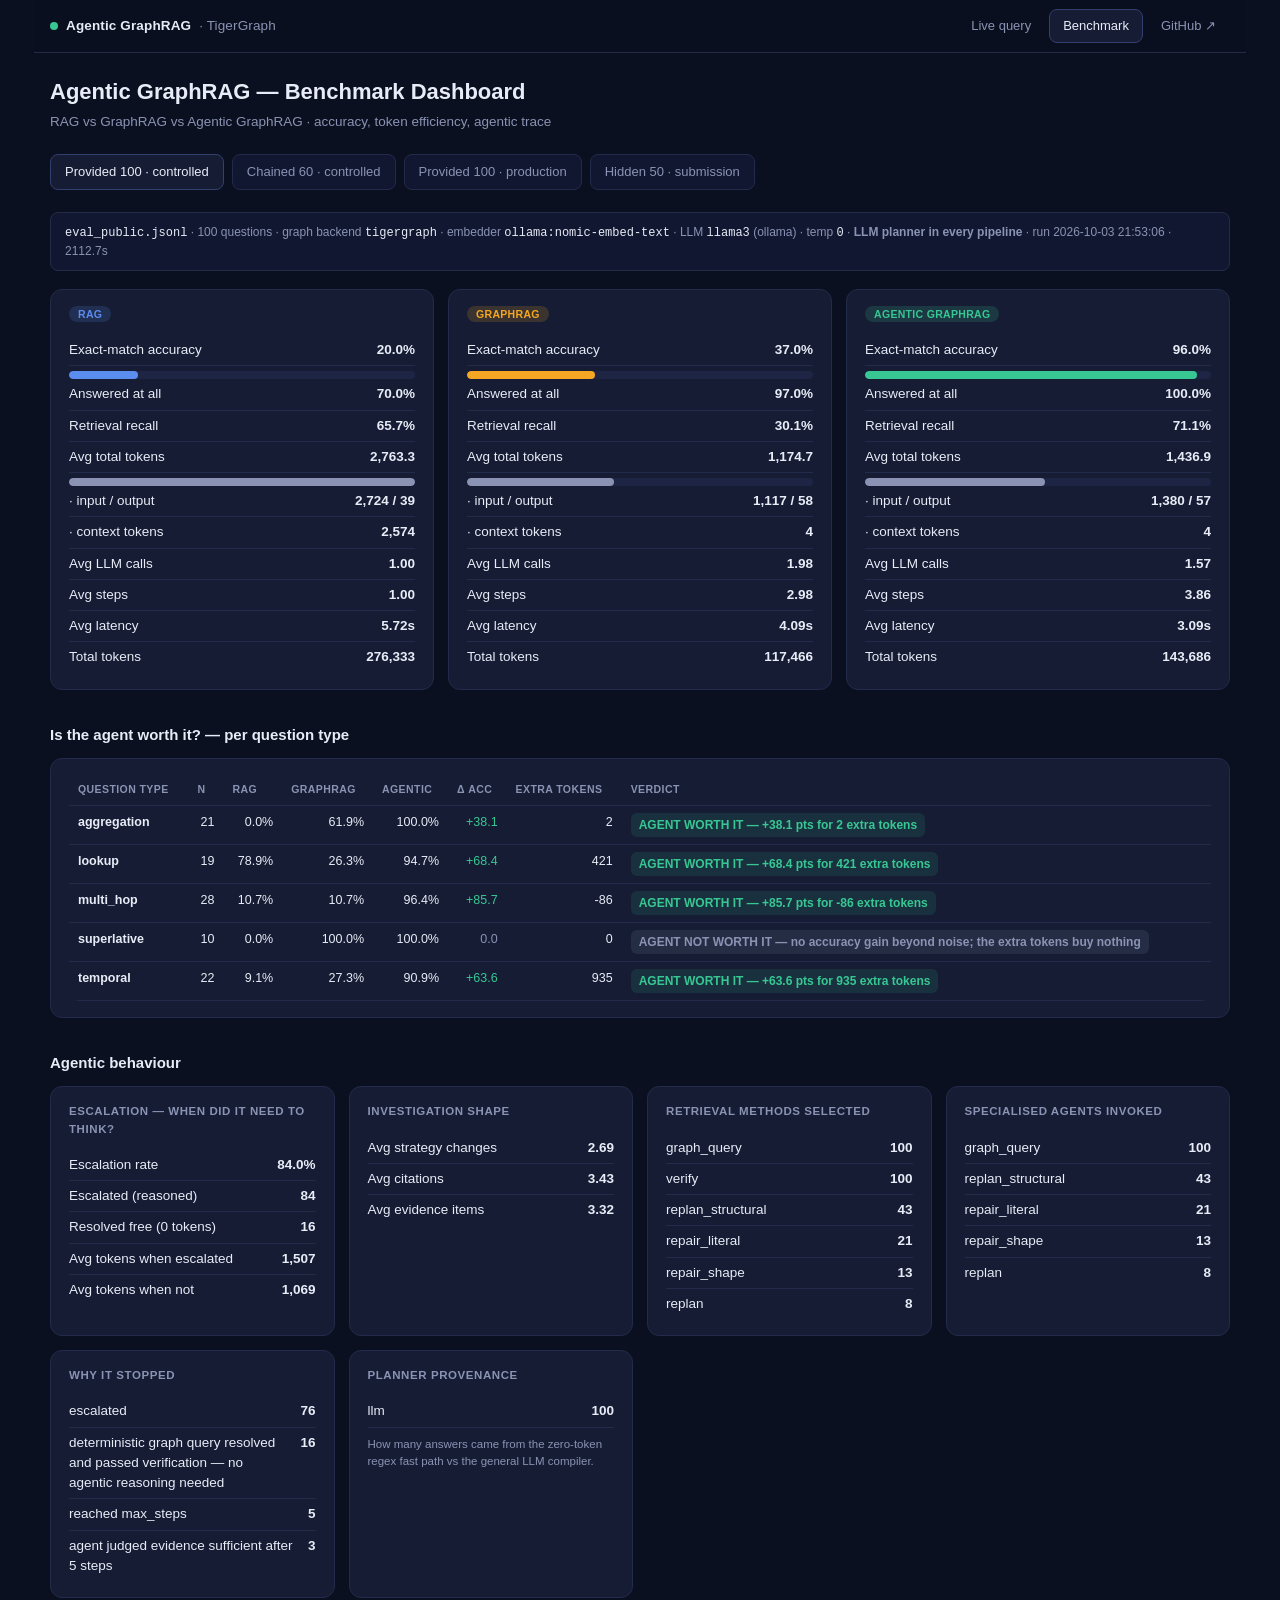
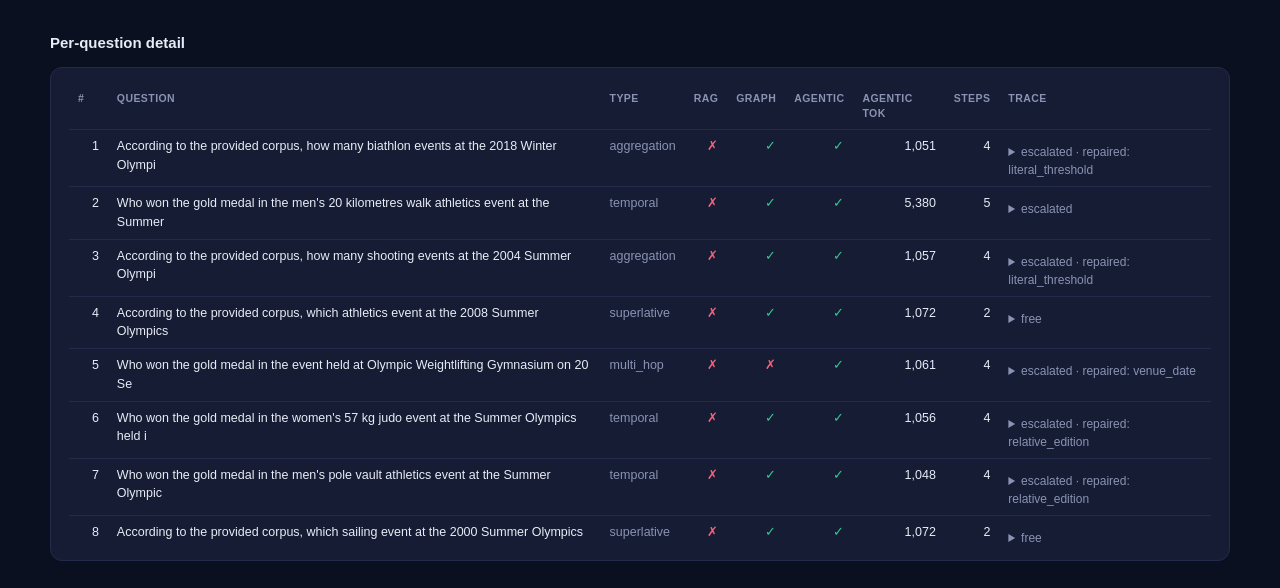
<file: dashboard/index.html>
<!DOCTYPE html>
<html lang="en">
<head>
<meta charset="UTF-8">
<meta name="viewport" content="width=device-width, initial-scale=1">
<title>Agentic GraphRAG Benchmark</title>
<link rel="stylesheet" href="shared.css">
<style>
  *{box-sizing:border-box}
  body{margin:0;font-family:-apple-system,Segoe UI,Roboto,Helvetica,sans-serif;
       background:var(--bg);color:var(--fg);padding:28px 16px;line-height:1.5}
  .wrap{max-width:1180px;margin:0 auto}
  h1{font-size:22px;margin:0 0 4px}
  h2{font-size:15px;margin:34px 0 12px;color:var(--fg)}
  .sub{color:var(--muted);margin-bottom:22px;font-size:13.5px}
  .tabs{display:flex;gap:8px;flex-wrap:wrap;margin-bottom:22px}
  .tab{padding:7px 14px;border-radius:8px;border:1px solid var(--line);
       background:var(--card2);color:var(--muted);cursor:pointer;font-size:13px}
  .tab.on{background:var(--card);color:var(--fg);border-color:#33406e}
  .meta{font-size:12px;color:var(--muted);margin-bottom:18px;
        background:var(--card2);border:1px solid var(--line);border-radius:8px;padding:10px 14px}
  .meta code{color:var(--fg)}
  .grid{display:grid;grid-template-columns:repeat(auto-fit,minmax(250px,1fr));gap:14px}
  .card{background:var(--card);border-radius:12px;padding:16px 18px;border:1px solid var(--line)}
  .card h3{margin:0 0 12px;font-size:11.5px;color:var(--muted);
           text-transform:uppercase;letter-spacing:.05em;font-weight:700}
  .row{display:flex;justify-content:space-between;gap:12px;padding:5px 0;font-size:13.5px;
       border-bottom:1px solid var(--line)}
  .row:last-child{border-bottom:none}
  .row b{font-variant-numeric:tabular-nums}
  .pill{padding:2px 9px;border-radius:999px;font-size:10.5px;font-weight:700;letter-spacing:.03em}
  .rag{background:rgba(91,141,239,.16);color:var(--rag)}
  .graphrag{background:rgba(245,166,35,.16);color:var(--graphrag)}
  .agentic{background:rgba(56,199,147,.16);color:var(--agentic)}
  table{width:100%;border-collapse:collapse;font-size:12.5px}
  th,td{text-align:left;padding:7px 9px;border-bottom:1px solid var(--line);vertical-align:top}
  th{color:var(--muted);font-weight:700;text-transform:uppercase;font-size:10.5px;
     letter-spacing:.04em;position:sticky;top:0;background:var(--card)}
  td.num{text-align:right;font-variant-numeric:tabular-nums}
  .bar-wrap{background:#1e2544;border-radius:5px;height:8px;overflow:hidden;margin-top:5px}
  .bar{height:100%;border-radius:5px}
  .verdict{font-size:12px;padding:3px 8px;border-radius:6px;display:inline-block;font-weight:600}
  .v-needed{background:rgba(56,199,147,.18);color:var(--good)}
  .v-worth{background:rgba(56,199,147,.12);color:var(--good)}
  .v-not{background:rgba(138,147,179,.14);color:var(--muted)}
  .v-harm{background:rgba(242,100,122,.16);color:var(--bad)}
  .ok{color:var(--good)} .no{color:var(--bad)} .dim{color:var(--muted)}
  .scroll{max-height:460px;overflow:auto;border-radius:10px}
  details{margin-top:6px}
  summary{cursor:pointer;color:var(--muted);font-size:12px}
  .trace{font-family:ui-monospace,SFMono-Regular,Consolas,monospace;font-size:11.5px;
         background:var(--card2);border-radius:7px;padding:9px 11px;margin-top:6px;
         white-space:pre-wrap;color:var(--muted)}
  .banner{border:1px solid var(--warn);background:rgba(245,166,35,.09);color:var(--warn);
          border-radius:9px;padding:11px 14px;font-size:13px;margin-bottom:18px}
  #err{color:var(--bad);font-size:13px;margin:12px 0}
  @media(max-width:640px){body{padding:18px 12px}th,td{padding:6px 5px;font-size:11.5px}}
</style>
</head>
<body>
<div class="wrap">
<nav class="nav">
  <div class="nav-in">
    <a class="brand" href="live.html"><span class="dot"></span>Agentic GraphRAG <span style="color:var(--muted);font-weight:500">· TigerGraph</span></a>
    <div class="nav-links">
      <a href="live.html">Live query</a>
      <a href="index.html" aria-current="page">Benchmark</a>
      <a class="ext" href="https://github.com/Dhruvpandey1476/Agentic-GraphRAG" target="_blank" rel="noopener">GitHub &#8599;</a>
    </div>
  </div>
</nav>
  <h1>Agentic GraphRAG — Benchmark Dashboard</h1>
  <div class="sub">RAG vs GraphRAG vs Agentic GraphRAG · accuracy, token efficiency, agentic trace</div>

  <div class="tabs" id="tabs"></div>
  <div id="err"></div>
  <div id="banner"></div>
  <div class="meta" id="meta"></div>

  <div class="grid" id="cards"></div>

  <h2>Is the agent worth it? — per question type</h2>
  <div class="card"><div class="scroll">
    <table id="valueTable"><thead><tr>
      <th>Question type</th><th class="num">n</th>
      <th class="num">RAG</th><th class="num">GraphRAG</th><th class="num">Agentic</th>
      <th class="num">Δ acc</th><th class="num">Extra tokens</th><th>Verdict</th>
    </tr></thead><tbody></tbody></table>
  </div></div>

  <h2>Agentic behaviour</h2>
  <div class="grid" id="behavior"></div>

  <h2>Per-question detail</h2>
  <div class="card"><div class="scroll">
    <table id="detail"><thead><tr>
      <th>#</th><th>Question</th><th>Type</th>
      <th class="num">RAG</th><th class="num">Graph</th><th class="num">Agentic</th>
      <th class="num">Agentic tok</th><th class="num">Steps</th><th>Trace</th>
    </tr></thead><tbody></tbody></table>
  </div></div>
</div>

<script>
// Each tab is one benchmark run written by src/eval/run_benchmark.py.
// These suffixes must match the sweep in verify_then_sweep.sh. They drifted
// once -- the page kept rendering an older run whose files still existed,
// which is why loadSet() below now says so out loud instead of showing a
// blank tab.
const SETS = [
  {key:"_v2_provided", label:"Provided 100 · controlled",
   desc:"every pipeline compiles with the same LLM — answers 'does adaptivity help'"},
  {key:"_v2_chained", label:"Chained 60 · controlled",
   desc:"questions whose subject must be resolved before it can be queried"},
  {key:"_v2_fastpath", label:"Provided 100 · production",
   desc:"regex fast path on, as deployed — answers 'how well does it work'"},
  {key:"_hidden_final", label:"Hidden 50 · submission",
   desc:"no gold answers; raw outputs, tokens and agentic traces"},
];
const PIPES = ["rag","graphrag","agentic_graphrag"];
const LABEL = {rag:"RAG", graphrag:"GraphRAG", agentic_graphrag:"Agentic GraphRAG"};

const $ = s => document.querySelector(s);
const pct = v => v==null ? "—" : (v*100).toFixed(1)+"%";
const num = (v,d=0) => v==null ? "—" : Number(v).toLocaleString(undefined,
              {minimumFractionDigits:d,maximumFractionDigits:d});

async function loadJSON(p){
  const r = await fetch(p);
  if(!r.ok) throw new Error(p+" → "+r.status);
  return r.json();
}

function verdictClass(v){
  if(!v) return "v-not";
  if(v.startsWith("AGENT NEEDED")) return "v-needed";
  if(v.startsWith("AGENT WORTH")) return "v-worth";
  if(v.startsWith("AGENT HARMFUL")) return "v-harm";
  return "v-not";
}

function renderCards(summary){
  const el = $("#cards"); el.innerHTML = "";
  const maxTok = Math.max(...PIPES.map(p => summary[p]?.avg_tokens || 0), 1);
  for(const p of PIPES){
    const s = summary[p];
    if(!s || !s.n_questions) continue;
    const acc = s.exact_match_accuracy;
    el.insertAdjacentHTML("beforeend", `
      <div class="card">
        <h3><span class="pill ${p==='agentic_graphrag'?'agentic':p}">${LABEL[p]}</span></h3>
        <div class="row"><span>Exact-match accuracy</span><b>${pct(acc)}</b></div>
        ${acc!=null?`<div class="bar-wrap"><div class="bar" style="width:${acc*100}%;
           background:var(--${p==='agentic_graphrag'?'agentic':p})"></div></div>`:""}
        <div class="row"><span>Answered at all</span><b>${pct(s.answered_rate)}</b></div>
        ${s.avg_retrieval_recall!=null?`<div class="row"><span>Retrieval recall</span>
           <b>${pct(s.avg_retrieval_recall)}</b></div>`:""}
        <div class="row"><span>Avg total tokens</span><b>${num(s.avg_tokens,1)}</b></div>
        <div class="bar-wrap"><div class="bar" style="width:${(s.avg_tokens/maxTok)*100}%;
           background:var(--muted)"></div></div>
        <div class="row"><span>· input / output</span>
          <b>${num(s.avg_input_tokens,0)} / ${num(s.avg_output_tokens,0)}</b></div>
        <div class="row"><span>· context tokens</span><b>${num(s.avg_context_tokens,0)}</b></div>
        <div class="row"><span>Avg LLM calls</span><b>${num(s.avg_llm_calls,2)}</b></div>
        <div class="row"><span>Avg steps</span><b>${num(s.avg_steps,2)}</b></div>
        <div class="row"><span>Avg latency</span><b>${num(s.avg_latency_s,2)}s</b></div>
        <div class="row"><span>Total tokens</span><b>${num(s.total_tokens)}</b></div>
      </div>`);
  }
}

function renderValue(summary){
  const tb = $("#valueTable tbody"); tb.innerHTML = "";
  const va = summary.agentic_value_by_qtype;
  if(!va){ tb.innerHTML = `<tr><td colspan="8" class="dim">No gold answers in this set —
      accuracy comparison unavailable.</td></tr>`; return; }
  for(const [qt,e] of Object.entries(va)){
    const d = e.accuracy_delta;
    tb.insertAdjacentHTML("beforeend", `<tr>
      <td><b>${qt}</b></td>
      <td class="num">${e.n}</td>
      <td class="num">${pct(e.accuracy.rag)}</td>
      <td class="num">${pct(e.accuracy.graphrag)}</td>
      <td class="num">${pct(e.accuracy.agentic_graphrag)}</td>
      <td class="num ${d>0?'ok':d<0?'no':'dim'}">${d==null?"—":(d>0?"+":"")+(d*100).toFixed(1)}</td>
      <td class="num">${e.extra_tokens==null?"—":num(e.extra_tokens,0)}</td>
      <td><span class="verdict ${verdictClass(e.verdict)}">${e.verdict||"—"}</span></td>
    </tr>`);
  }
}

function renderBehavior(summary){
  const el = $("#behavior"); el.innerHTML = "";
  const b = summary.agentic_behavior;
  if(!b){ el.innerHTML = `<div class="card dim">No agentic run in this set.</div>`; return; }
  const kv = (k,v) => `<div class="row"><span>${k}</span><b>${v}</b></div>`;
  const dict = d => Object.entries(d||{}).map(([k,v])=>kv(k,v)).join("") ||
                    `<div class="dim" style="font-size:12.5px">none</div>`;
  el.insertAdjacentHTML("beforeend", `
    <div class="card"><h3>Escalation — when did it need to think?</h3>
      ${kv("Escalation rate", pct(b.escalation_rate))}
      ${kv("Escalated (reasoned)", b.n_escalated)}
      ${kv("Resolved free (0 tokens)", b.n_resolved_free)}
      ${kv("Avg tokens when escalated", num(b.avg_tokens_when_escalated,0))}
      ${kv("Avg tokens when not", num(b.avg_tokens_when_not_escalated,0))}
    </div>
    <div class="card"><h3>Investigation shape</h3>
      ${kv("Avg strategy changes", num(b.avg_strategy_changes,2))}
      ${kv("Avg citations", num(b.avg_citations,2))}
      ${kv("Avg evidence items", num(b.avg_evidence_items,2))}
    </div>
    <div class="card"><h3>Retrieval methods selected</h3>${dict(b.retrieval_methods_used)}</div>
    <div class="card"><h3>Specialised agents invoked</h3>${dict(b.specialized_agents_invoked)}</div>
    <div class="card"><h3>Why it stopped</h3>${dict(b.stopping_reasons)}</div>
    ${summary.planner_provenance?`<div class="card"><h3>Planner provenance</h3>
      ${dict(summary.planner_provenance)}
      <div class="dim" style="font-size:11.5px;margin-top:8px">How many answers came from the
      zero-token regex fast path vs the general LLM compiler.</div></div>`:""}
  `);
}

function mark(r){
  if(!r) return `<span class="dim">—</span>`;
  if(r.error) return `<span class="no" title="${r.error}">err</span>`;
  if(r.exact_match===undefined) return r.answer? `<span class="dim">·</span>` : `<span class="no">∅</span>`;
  return r.exact_match ? `<span class="ok">✓</span>` : `<span class="no">✗</span>`;
}

function renderDetail(results){
  const tb = $("#detail tbody"); tb.innerHTML = "";
  results.forEach((row,i) => {
    const ag = row.agentic_graphrag || {};
    const trace = (ag.trace||[]).map(t =>
      `${t.step}. ${t.action} — ${t.output_summary}\n     why: ${t.reason}`).join("\n");
    tb.insertAdjacentHTML("beforeend", `<tr>
      <td class="num">${i+1}</td>
      <td title="${(row.question||"").replace(/"/g,"&quot;")}">${(row.question||"").slice(0,84)}</td>
      <td class="dim">${row.qtype||"—"}</td>
      <td class="num">${mark(row.rag)}</td>
      <td class="num">${mark(row.graphrag)}</td>
      <td class="num">${mark(ag)}</td>
      <td class="num">${num(ag.usage?.total_tokens)}</td>
      <td class="num">${ag.steps_taken ?? "—"}</td>
      <td>${trace?`<details><summary>${ag.escalated?"escalated":"free"}${
            ag.repair?" · repaired: "+ag.repair:""}</summary>
            <div class="trace">${trace}\n\nstopped: ${ag.stopped_reason||"—"}\nanswer: ${
            JSON.stringify(ag.answer)}</div></details>`:`<span class="dim">—</span>`}</td>
    </tr>`);
  });
}

async function show(key){
  document.querySelectorAll(".tab").forEach(t =>
    t.classList.toggle("on", t.dataset.key === key));
  $("#err").textContent = ""; $("#banner").innerHTML = "";
  try{
    const [summary, results] = await Promise.all([
      loadJSON(`../outputs/summary${key}.json`),
      loadJSON(`../outputs/results${key}.json`),
    ]);
    const m = summary._meta || {};
    $("#meta").innerHTML = `
      <code>${m.questions_file||"?"}</code> · ${m.n_questions||results.length} questions ·
      graph backend <code>${m.graph_backend||"?"}</code> ·
      embedder <code>${m.embedder||"?"}</code> ·
      LLM <code>${m.llm_model||"none"}</code> (${m.llm_provider||"—"})
      ${m.temperature!=null?" · temp <code>"+m.temperature+"</code>":""}
      ${m.regex_fast_path===false?" · <b>LLM planner in every pipeline</b>":
        m.regex_fast_path===true?" · regex fast path ON":""}
      ${m.ablation_skip_triage?" · triage disabled":""}
      ${m.started?" · run "+m.started:""}${m.elapsed_s?" · "+m.elapsed_s+"s":""}`;

    if(!m.llm_model){
      $("#banner").innerHTML = `<div class="banner">No LLM was configured for this run, so
        token columns are zero and RAG ran in proxy mode. These numbers are <b>not</b> a
        publishable three-way comparison — set a provider key in <code>.env</code> and re-run.</div>`;
    }
    if(m.graph_backend !== "tigergraph"){
      $("#banner").innerHTML += `<div class="banner">Graph backend is
        <code>${m.graph_backend}</code>, not TigerGraph. Run
        <code>python -m scripts.setup_tigergraph</code> to benchmark against a live instance.</div>`;
    }

    renderCards(summary); renderValue(summary);
    renderBehavior(summary); renderDetail(results);
  }catch(e){
    $("#err").textContent = `Could not load this run (${e.message}). Generate it with: ` +
      `python -m src.eval.run_benchmark${key?" --"+key.replace(/^_/,"").replace("_"," --"):""}`;
    ["#cards","#behavior"].forEach(s=>$(s).innerHTML="");
    ["#valueTable","#detail"].forEach(s=>$(s+" tbody").innerHTML="");
    $("#meta").textContent = "";
  }
}

// Only show a tab if its run actually exists on disk.
(async () => {
  const tabs = $("#tabs");
  const available = [];
  for(const s of SETS){
    try{ await loadJSON(`../outputs/summary${s.key}.json`); available.push(s); }catch(e){}
  }
  if(!available.length){
    $("#err").textContent = "No benchmark output found in outputs/. " +
      "Run: python -m src.eval.run_benchmark";
    return;
  }
  available.forEach(s => tabs.insertAdjacentHTML("beforeend",
    `<div class="tab" data-key="${s.key}" title="${s.desc}">${s.label}</div>`));
  tabs.addEventListener("click", e => {
    const t = e.target.closest(".tab");
    if(t) show(t.dataset.key);
  });
  show(available[0].key);
})();
</script>
</body>
</html>
</file>
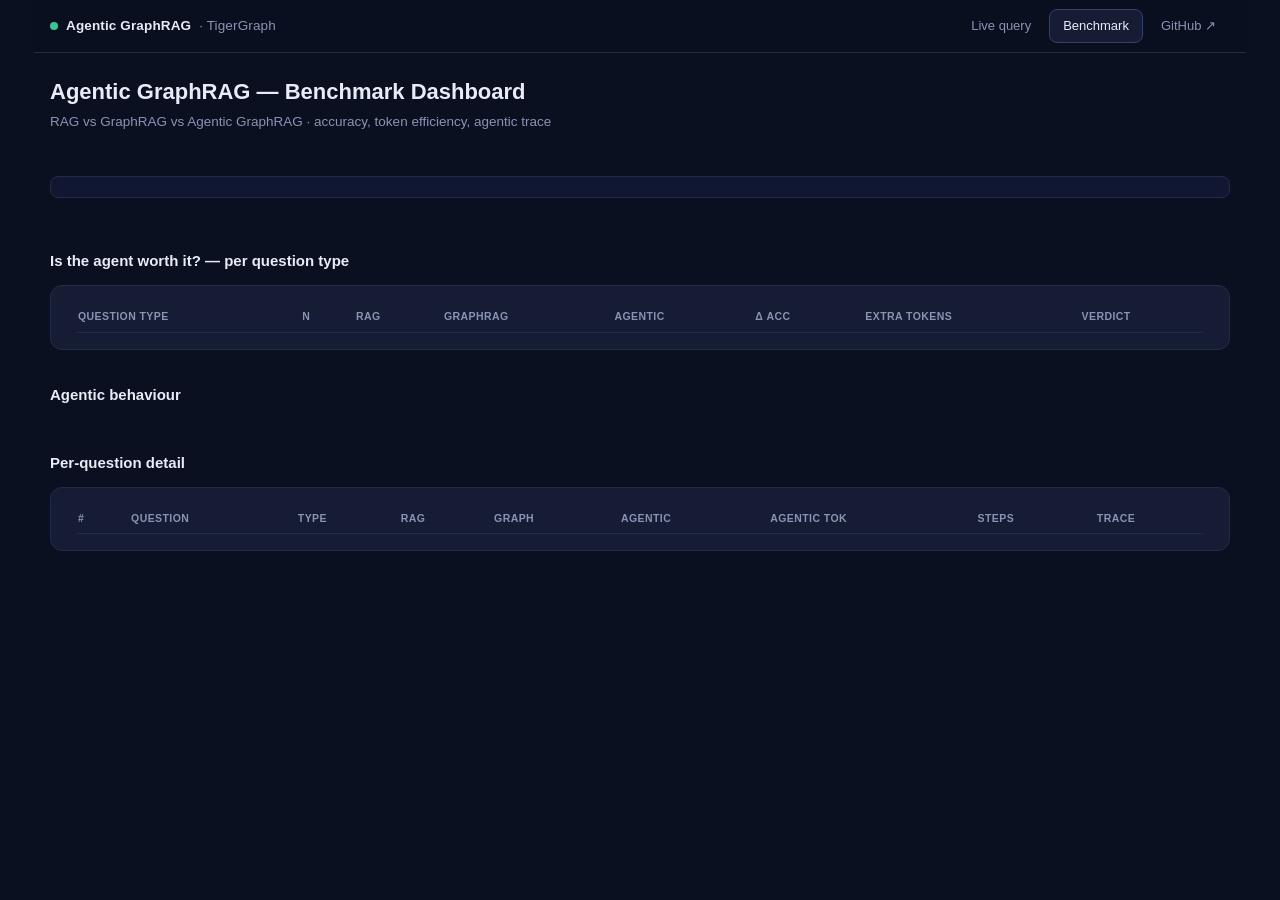
<file: site/index.html>
<!doctype html>
<meta charset="utf-8">
<title>Agentic GraphRAG on TigerGraph</title>
<meta http-equiv="refresh" content="0; url=dashboard/index.html">
<link rel="canonical" href="dashboard/index.html">
<body style="background:#0b1020;color:#e8ecf7;font-family:-apple-system,Segoe UI,Roboto,sans-serif;padding:40px">
<p>Redirecting to the <a style="color:#38c793" href="dashboard/index.html">benchmark dashboard</a>…</p>
</body>
</file>
<file: dashboard/shared.css>
/* Shared chrome for the two pages. Both live under /dashboard/, so the links
   between them are plain relative hrefs and work identically whether Flask is
   serving them or they are hosted as static files. */
:root{
  --bg:#0b1020; --card:#151c33; --card2:#111730; --fg:#e8ecf7; --muted:#8a93b3;
  --line:#232b4a; --rag:#5b8def; --graphrag:#f5a623; --agentic:#38c793;
  --warn:#f5a623; --bad:#f2647a; --good:#38c793;
}
.nav{
  position:sticky; top:0; z-index:50; margin:-28px -16px 22px; padding:0 16px;
  background:rgba(11,16,32,.86); backdrop-filter:blur(10px);
  border-bottom:1px solid var(--line);
}
.nav-in{
  max-width:1180px; margin:0 auto; display:flex; align-items:center;
  gap:18px; height:52px; flex-wrap:wrap;
}
.brand{
  font-weight:700; font-size:13.5px; color:var(--fg); text-decoration:none;
  letter-spacing:.01em; display:flex; align-items:center; gap:8px;
}
.brand .dot{width:8px;height:8px;border-radius:50%;background:var(--agentic);flex:none}
.nav-links{display:flex;gap:4px;margin-left:auto;flex-wrap:wrap}
.nav-links a{
  padding:6px 13px; border-radius:8px; font-size:13px; text-decoration:none;
  color:var(--muted); border:1px solid transparent; white-space:nowrap;
}
.nav-links a:hover{color:var(--fg);background:var(--card2)}
.nav-links a[aria-current="page"]{
  color:var(--fg); background:var(--card); border-color:#33406e;
}
.nav-links a.ext{color:var(--muted)}
@media(max-width:620px){
  .nav{margin:-18px -12px 16px;padding:0 12px}
  .nav-in{height:auto;padding:10px 0;gap:10px}
  .nav-links{margin-left:0;width:100%}
  .nav-links a{flex:1;text-align:center}
}
</file>
